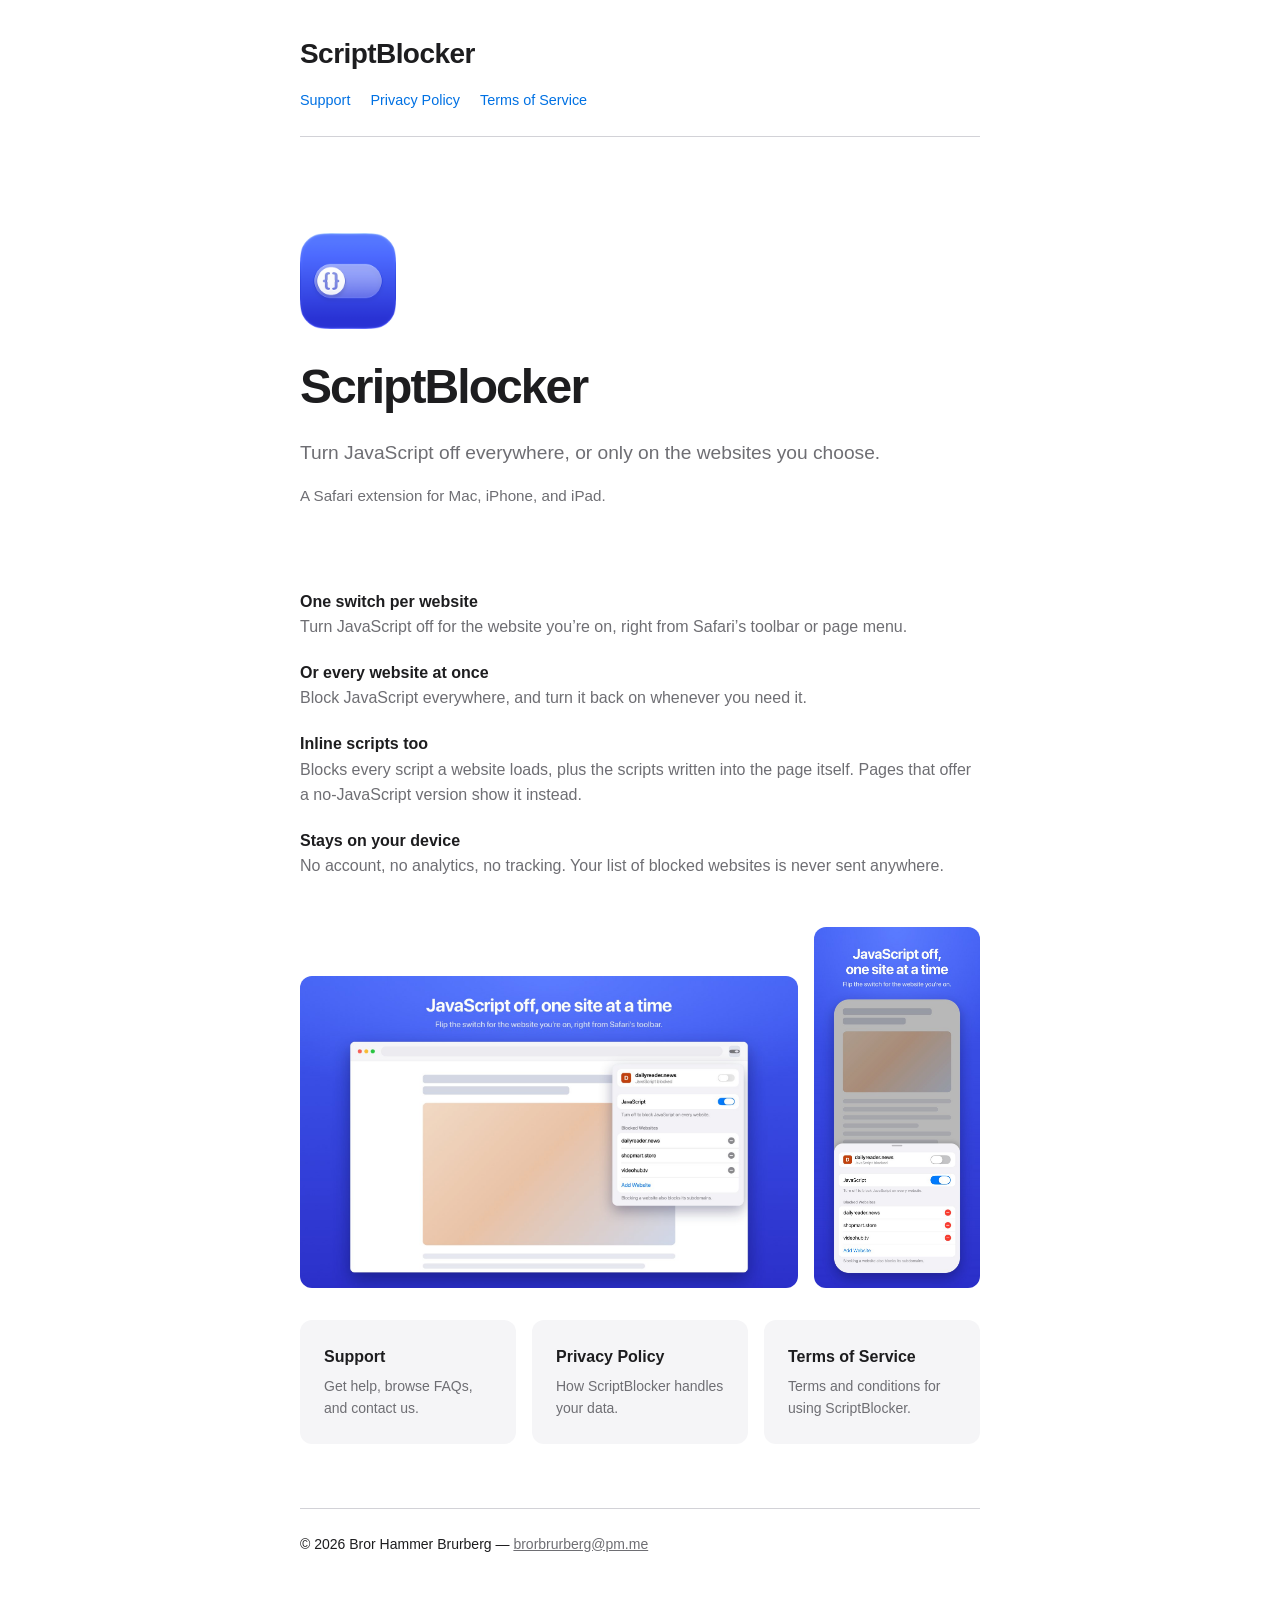
<file: index.html>
<!DOCTYPE html>
<html lang="en">
<head>
  <meta charset="UTF-8" />
  <meta name="viewport" content="width=device-width, initial-scale=1.0" />
  <title>ScriptBlocker — JavaScript Control for Safari</title>
  <meta name="description" content="A Safari extension for Mac, iPhone, and iPad that turns JavaScript off everywhere, or only on the websites you choose." />
  <link rel="icon" type="image/png" href="images/favicon.png" />
  <link rel="apple-touch-icon" href="images/icon.png" />
  <link rel="stylesheet" href="style.css" />
</head>
<body>
  <div class="container">
    <header>
      <a class="app-name" href="index.html">ScriptBlocker</a>
      <nav>
        <a href="support.html">Support</a>
        <a href="privacy-policy.html">Privacy Policy</a>
        <a href="terms-of-service.html">Terms of Service</a>
      </nav>
    </header>

    <section class="hero">
      <img class="app-icon" src="images/icon.png" alt="" width="96" height="96" />
      <h1>ScriptBlocker</h1>
      <p>Turn JavaScript off everywhere, or only on the websites you choose.</p>
      <p class="platforms">A Safari extension for Mac, iPhone, and iPad.</p>
      <!-- Add the App Store link here once the app is live, for example:
      <p><a href="https://apps.apple.com/app/idXXXXXXXXXX">Download on the App Store</a></p> -->
    </section>

    <ul class="features">
      <li>
        <strong>One switch per website</strong>
        <span>Turn JavaScript off for the website you’re on, right from Safari’s toolbar or page menu.</span>
      </li>
      <li>
        <strong>Or every website at once</strong>
        <span>Block JavaScript everywhere, and turn it back on whenever you need it.</span>
      </li>
      <li>
        <strong>Inline scripts too</strong>
        <span>Blocks every script a website loads, plus the scripts written into the page itself. Pages that offer a no-JavaScript version show it instead.</span>
      </li>
      <li>
        <strong>Stays on your device</strong>
        <span>No account, no analytics, no tracking. Your list of blocked websites is never sent anywhere.</span>
      </li>
    </ul>

    <div class="screenshots">
      <img src="images/mac.jpg" alt="ScriptBlocker’s popover in a Mac browser window, with JavaScript turned off for the current website." width="1600" height="1000" loading="lazy" />
      <img class="iphone" src="images/iphone.jpg" alt="ScriptBlocker on iPhone, with JavaScript turned off for the current website." width="660" height="1434" loading="lazy" />
    </div>

    <div class="card-grid">
      <a class="card" href="support.html">
        <div class="card-title">Support</div>
        <div class="card-desc">Get help, browse FAQs, and contact us.</div>
      </a>
      <a class="card" href="privacy-policy.html">
        <div class="card-title">Privacy Policy</div>
        <div class="card-desc">How ScriptBlocker handles your data.</div>
      </a>
      <a class="card" href="terms-of-service.html">
        <div class="card-title">Terms of Service</div>
        <div class="card-desc">Terms and conditions for using ScriptBlocker.</div>
      </a>
    </div>

    <footer>
      <p>&copy; 2026 Bror Hammer Brurberg &mdash; <a href="mailto:brorbrurberg@pm.me">brorbrurberg@pm.me</a></p>
    </footer>
  </div>
</body>
</html>
</file>
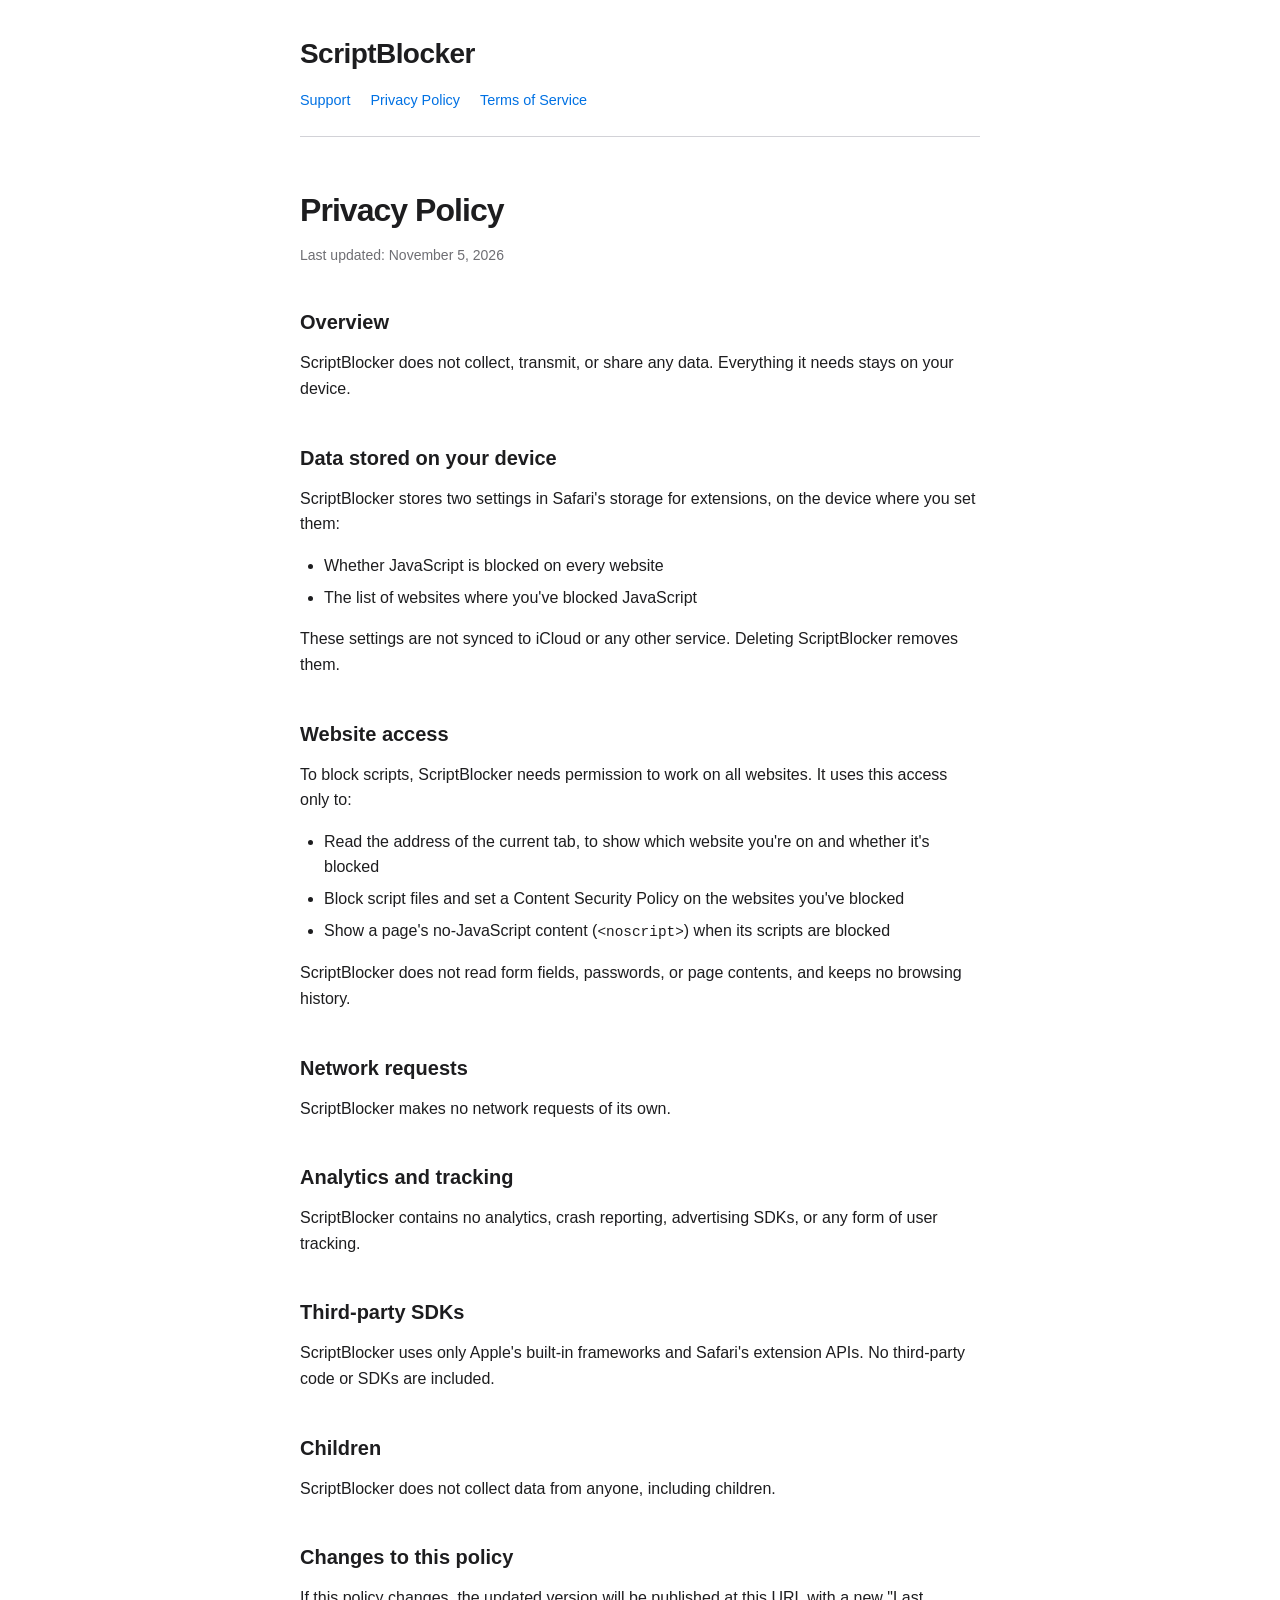
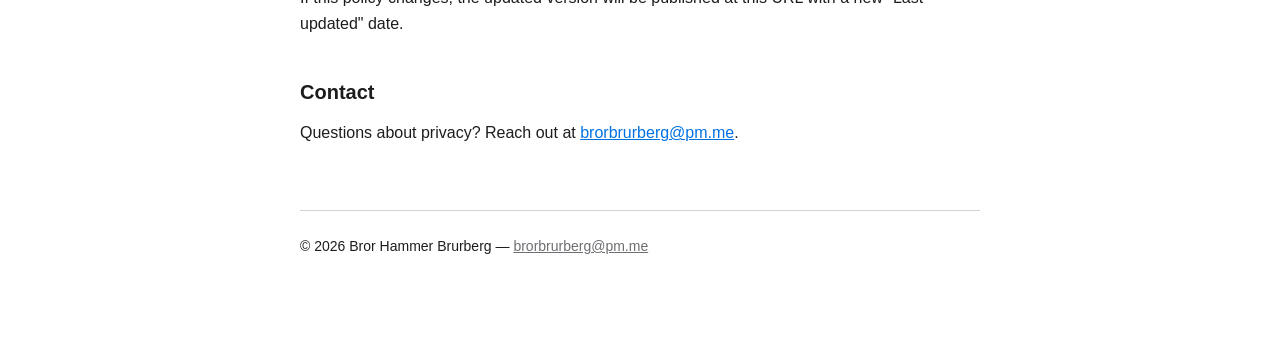
<file: privacy-policy.html>
<!DOCTYPE html>
<html lang="en">
<head>
  <meta charset="UTF-8" />
  <meta name="viewport" content="width=device-width, initial-scale=1.0" />
  <title>Privacy Policy — ScriptBlocker</title>
  <link rel="icon" type="image/png" href="images/favicon.png" />
  <link rel="stylesheet" href="style.css" />
</head>
<body>
  <div class="container">
    <header>
      <a class="app-name" href="index.html">ScriptBlocker</a>
      <nav>
        <a href="support.html">Support</a>
        <a href="privacy-policy.html">Privacy Policy</a>
        <a href="terms-of-service.html">Terms of Service</a>
      </nav>
    </header>

    <h1>Privacy Policy</h1>
    <p class="meta">Last updated: November 5, 2026</p>

    <h2>Overview</h2>
    <p>ScriptBlocker does not collect, transmit, or share any data. Everything it needs stays on your device.</p>

    <h2>Data stored on your device</h2>
    <p>ScriptBlocker stores two settings in Safari's storage for extensions, on the device where you set them:</p>
    <ul>
      <li>Whether JavaScript is blocked on every website</li>
      <li>The list of websites where you've blocked JavaScript</li>
    </ul>
    <p>These settings are not synced to iCloud or any other service. Deleting ScriptBlocker removes them.</p>

    <h2>Website access</h2>
    <p>To block scripts, ScriptBlocker needs permission to work on all websites. It uses this access only to:</p>
    <ul>
      <li>Read the address of the current tab, to show which website you're on and whether it's blocked</li>
      <li>Block script files and set a Content Security Policy on the websites you've blocked</li>
      <li>Show a page's no-JavaScript content (<code>&lt;noscript&gt;</code>) when its scripts are blocked</li>
    </ul>
    <p>ScriptBlocker does not read form fields, passwords, or page contents, and keeps no browsing history.</p>

    <h2>Network requests</h2>
    <p>ScriptBlocker makes no network requests of its own.</p>

    <h2>Analytics and tracking</h2>
    <p>ScriptBlocker contains no analytics, crash reporting, advertising SDKs, or any form of user tracking.</p>

    <h2>Third-party SDKs</h2>
    <p>ScriptBlocker uses only Apple's built-in frameworks and Safari's extension APIs. No third-party code or SDKs are included.</p>

    <h2>Children</h2>
    <p>ScriptBlocker does not collect data from anyone, including children.</p>

    <h2>Changes to this policy</h2>
    <p>If this policy changes, the updated version will be published at this URL with a new "Last updated" date.</p>

    <h2>Contact</h2>
    <p>Questions about privacy? Reach out at <a href="mailto:brorbrurberg@pm.me">brorbrurberg@pm.me</a>.</p>

    <footer>
      <p>&copy; 2026 Bror Hammer Brurberg &mdash; <a href="mailto:brorbrurberg@pm.me">brorbrurberg@pm.me</a></p>
    </footer>
  </div>
</body>
</html>
</file>
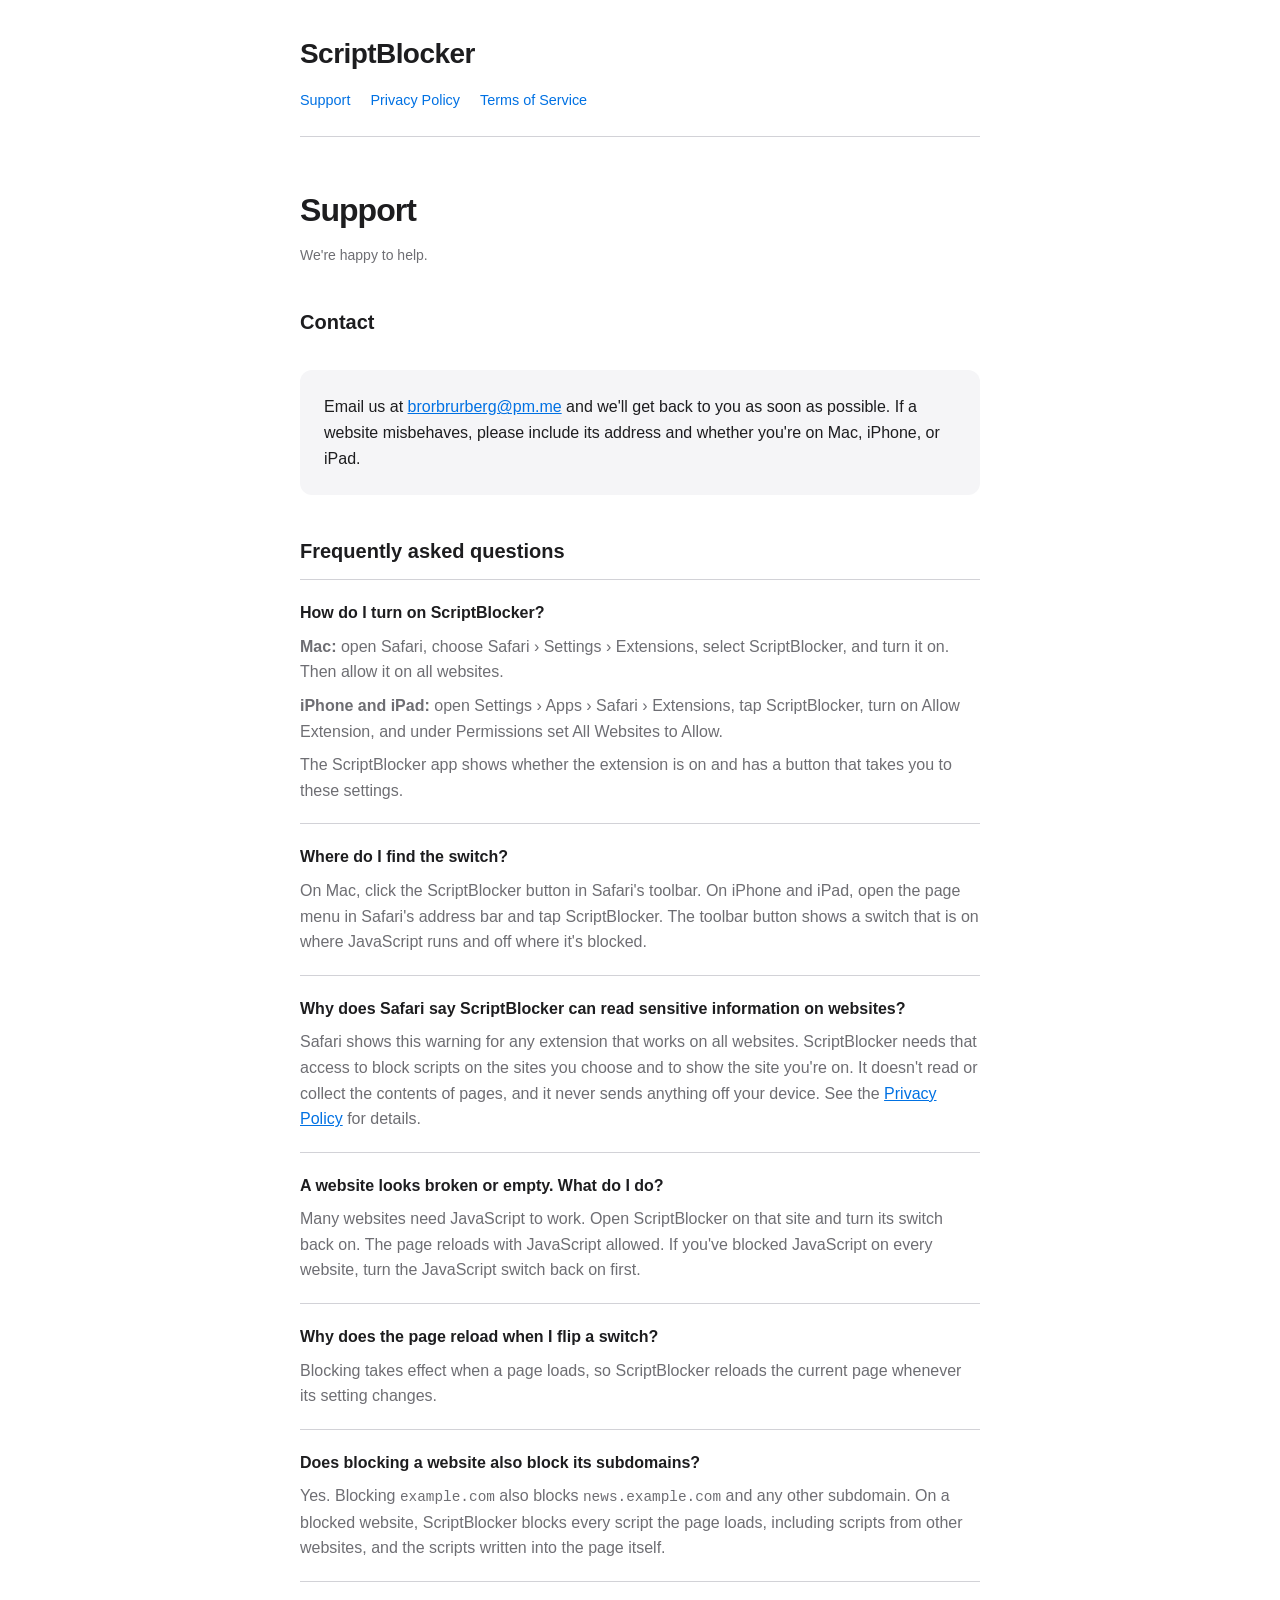
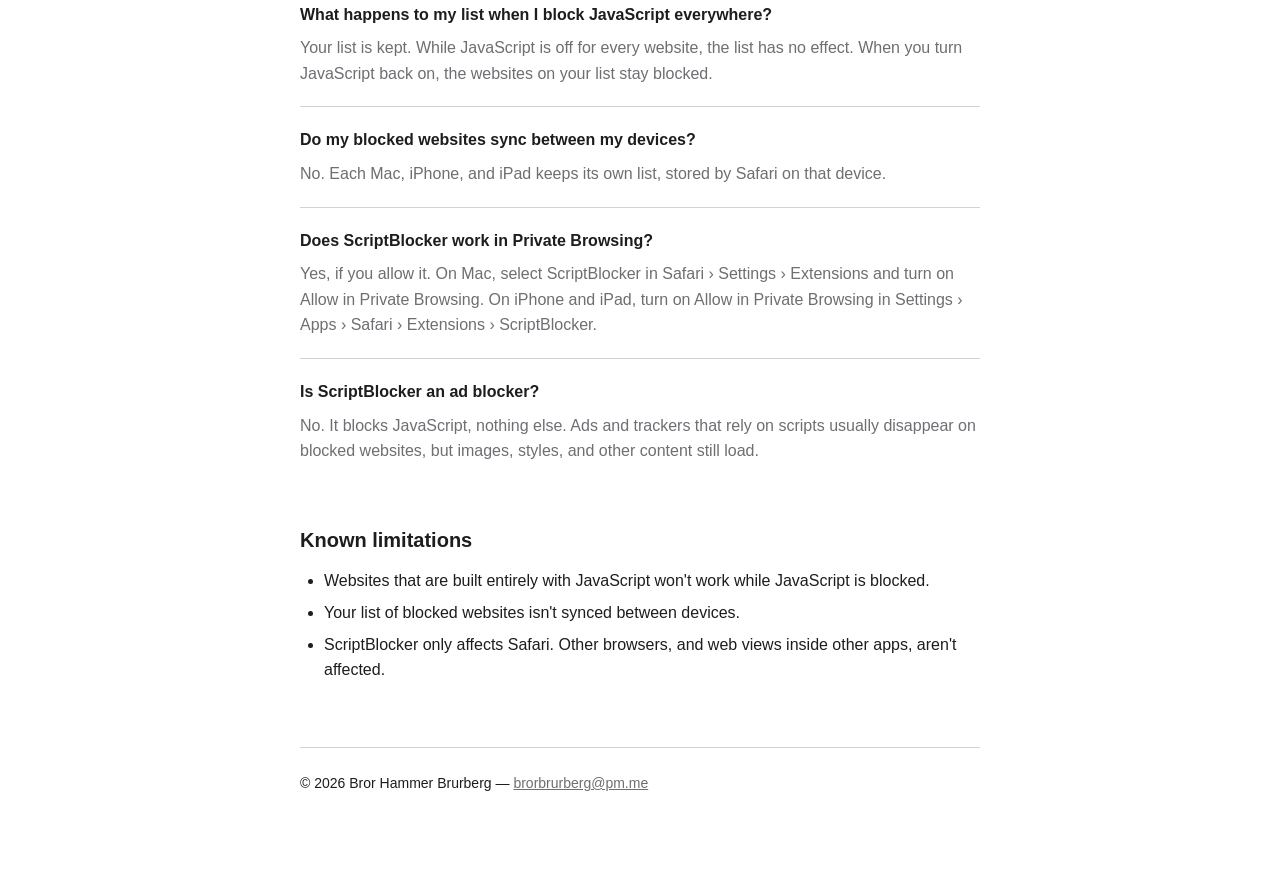
<file: support.html>
<!DOCTYPE html>
<html lang="en">
<head>
  <meta charset="UTF-8" />
  <meta name="viewport" content="width=device-width, initial-scale=1.0" />
  <title>Support — ScriptBlocker</title>
  <link rel="icon" type="image/png" href="images/favicon.png" />
  <link rel="stylesheet" href="style.css" />
</head>
<body>
  <div class="container">
    <header>
      <a class="app-name" href="index.html">ScriptBlocker</a>
      <nav>
        <a href="support.html">Support</a>
        <a href="privacy-policy.html">Privacy Policy</a>
        <a href="terms-of-service.html">Terms of Service</a>
      </nav>
    </header>

    <h1>Support</h1>
    <p class="meta">We're happy to help.</p>

    <h2>Contact</h2>
    <div class="contact-box">
      <p>Email us at <a href="mailto:brorbrurberg@pm.me">brorbrurberg@pm.me</a> and we'll get back to you as soon as possible. If a website misbehaves, please include its address and whether you're on Mac, iPhone, or iPad.</p>
    </div>

    <h2>Frequently asked questions</h2>

    <div class="faq-item">
      <div class="faq-q">How do I turn on ScriptBlocker?</div>
      <div class="faq-a">
        <p><strong>Mac:</strong> open Safari, choose Safari › Settings › Extensions, select ScriptBlocker, and turn it on. Then allow it on all websites.</p>
        <p><strong>iPhone and iPad:</strong> open Settings › Apps › Safari › Extensions, tap ScriptBlocker, turn on Allow Extension, and under Permissions set All Websites to Allow.</p>
        <p>The ScriptBlocker app shows whether the extension is on and has a button that takes you to these settings.</p>
      </div>
    </div>

    <div class="faq-item">
      <div class="faq-q">Where do I find the switch?</div>
      <div class="faq-a">On Mac, click the ScriptBlocker button in Safari's toolbar. On iPhone and iPad, open the page menu in Safari's address bar and tap ScriptBlocker. The toolbar button shows a switch that is on where JavaScript runs and off where it's blocked.</div>
    </div>

    <div class="faq-item">
      <div class="faq-q">Why does Safari say ScriptBlocker can read sensitive information on websites?</div>
      <div class="faq-a">Safari shows this warning for any extension that works on all websites. ScriptBlocker needs that access to block scripts on the sites you choose and to show the site you're on. It doesn't read or collect the contents of pages, and it never sends anything off your device. See the <a href="privacy-policy.html">Privacy Policy</a> for details.</div>
    </div>

    <div class="faq-item">
      <div class="faq-q">A website looks broken or empty. What do I do?</div>
      <div class="faq-a">Many websites need JavaScript to work. Open ScriptBlocker on that site and turn its switch back on. The page reloads with JavaScript allowed. If you've blocked JavaScript on every website, turn the JavaScript switch back on first.</div>
    </div>

    <div class="faq-item">
      <div class="faq-q">Why does the page reload when I flip a switch?</div>
      <div class="faq-a">Blocking takes effect when a page loads, so ScriptBlocker reloads the current page whenever its setting changes.</div>
    </div>

    <div class="faq-item">
      <div class="faq-q">Does blocking a website also block its subdomains?</div>
      <div class="faq-a">Yes. Blocking <code>example.com</code> also blocks <code>news.example.com</code> and any other subdomain. On a blocked website, ScriptBlocker blocks every script the page loads, including scripts from other websites, and the scripts written into the page itself.</div>
    </div>

    <div class="faq-item">
      <div class="faq-q">What happens to my list when I block JavaScript everywhere?</div>
      <div class="faq-a">Your list is kept. While JavaScript is off for every website, the list has no effect. When you turn JavaScript back on, the websites on your list stay blocked.</div>
    </div>

    <div class="faq-item">
      <div class="faq-q">Do my blocked websites sync between my devices?</div>
      <div class="faq-a">No. Each Mac, iPhone, and iPad keeps its own list, stored by Safari on that device.</div>
    </div>

    <div class="faq-item">
      <div class="faq-q">Does ScriptBlocker work in Private Browsing?</div>
      <div class="faq-a">Yes, if you allow it. On Mac, select ScriptBlocker in Safari › Settings › Extensions and turn on Allow in Private Browsing. On iPhone and iPad, turn on Allow in Private Browsing in Settings › Apps › Safari › Extensions › ScriptBlocker.</div>
    </div>

    <div class="faq-item">
      <div class="faq-q">Is ScriptBlocker an ad blocker?</div>
      <div class="faq-a">No. It blocks JavaScript, nothing else. Ads and trackers that rely on scripts usually disappear on blocked websites, but images, styles, and other content still load.</div>
    </div>

    <h2>Known limitations</h2>
    <ul>
      <li>Websites that are built entirely with JavaScript won't work while JavaScript is blocked.</li>
      <li>Your list of blocked websites isn't synced between devices.</li>
      <li>ScriptBlocker only affects Safari. Other browsers, and web views inside other apps, aren't affected.</li>
    </ul>

    <footer>
      <p>&copy; 2026 Bror Hammer Brurberg &mdash; <a href="mailto:brorbrurberg@pm.me">brorbrurberg@pm.me</a></p>
    </footer>
  </div>
</body>
</html>
</file>
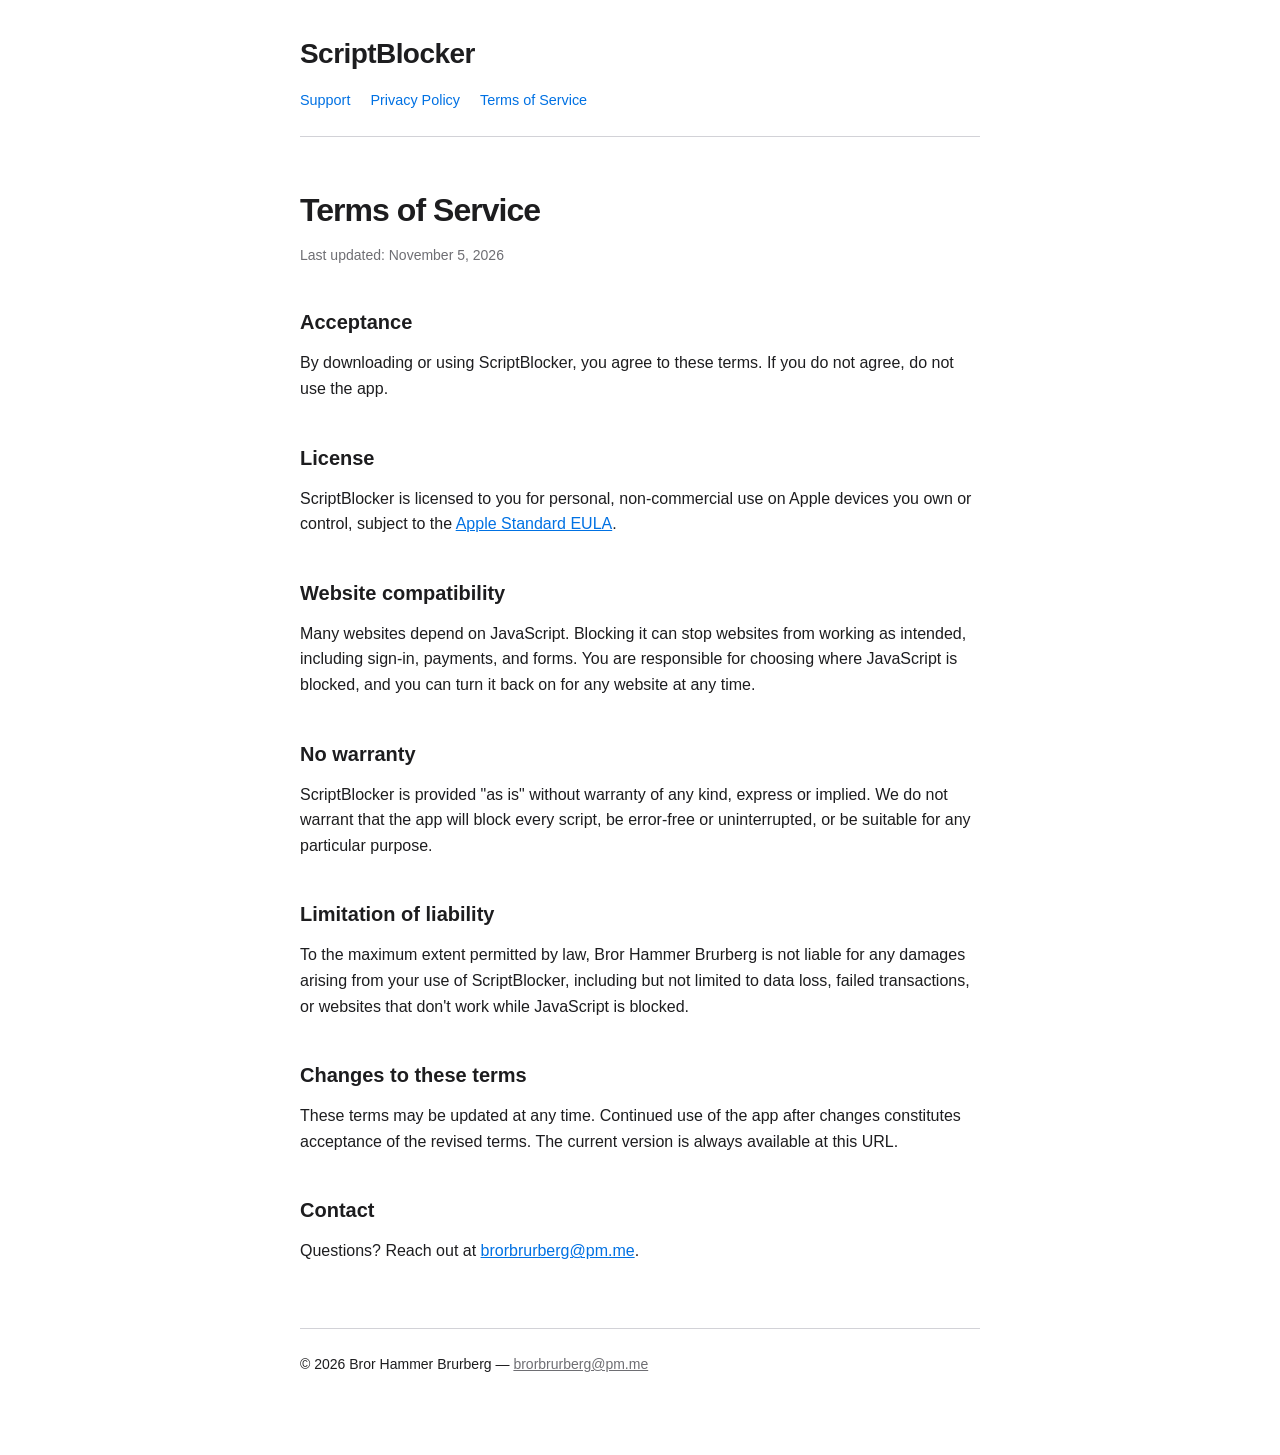
<file: terms-of-service.html>
<!DOCTYPE html>
<html lang="en">
<head>
  <meta charset="UTF-8" />
  <meta name="viewport" content="width=device-width, initial-scale=1.0" />
  <title>Terms of Service — ScriptBlocker</title>
  <link rel="icon" type="image/png" href="images/favicon.png" />
  <link rel="stylesheet" href="style.css" />
</head>
<body>
  <div class="container">
    <header>
      <a class="app-name" href="index.html">ScriptBlocker</a>
      <nav>
        <a href="support.html">Support</a>
        <a href="privacy-policy.html">Privacy Policy</a>
        <a href="terms-of-service.html">Terms of Service</a>
      </nav>
    </header>

    <h1>Terms of Service</h1>
    <p class="meta">Last updated: November 5, 2026</p>

    <h2>Acceptance</h2>
    <p>By downloading or using ScriptBlocker, you agree to these terms. If you do not agree, do not use the app.</p>

    <h2>License</h2>
    <p>ScriptBlocker is licensed to you for personal, non-commercial use on Apple devices you own or control, subject to the <a href="https://www.apple.com/legal/internet-services/itunes/dev/stdeula/" target="_blank" rel="noopener">Apple Standard EULA</a>.</p>

    <h2>Website compatibility</h2>
    <p>Many websites depend on JavaScript. Blocking it can stop websites from working as intended, including sign-in, payments, and forms. You are responsible for choosing where JavaScript is blocked, and you can turn it back on for any website at any time.</p>

    <h2>No warranty</h2>
    <p>ScriptBlocker is provided "as is" without warranty of any kind, express or implied. We do not warrant that the app will block every script, be error-free or uninterrupted, or be suitable for any particular purpose.</p>

    <h2>Limitation of liability</h2>
    <p>To the maximum extent permitted by law, Bror Hammer Brurberg is not liable for any damages arising from your use of ScriptBlocker, including but not limited to data loss, failed transactions, or websites that don't work while JavaScript is blocked.</p>

    <h2>Changes to these terms</h2>
    <p>These terms may be updated at any time. Continued use of the app after changes constitutes acceptance of the revised terms. The current version is always available at this URL.</p>

    <h2>Contact</h2>
    <p>Questions? Reach out at <a href="mailto:brorbrurberg@pm.me">brorbrurberg@pm.me</a>.</p>

    <footer>
      <p>&copy; 2026 Bror Hammer Brurberg &mdash; <a href="mailto:brorbrurberg@pm.me">brorbrurberg@pm.me</a></p>
    </footer>
  </div>
</body>
</html>
</file>
<file: style.css>
*, *::before, *::after { box-sizing: border-box; margin: 0; padding: 0; }

:root {
  --bg: #ffffff;
  --bg-secondary: #f5f5f7;
  --text: #1d1d1f;
  --text-secondary: #6e6e73;
  --accent: #0071e3;
  --border: #d2d2d7;
  --max-width: 680px;
}

@media (prefers-color-scheme: dark) {
  :root {
    --bg: #000000;
    --bg-secondary: #1c1c1e;
    --text: #f5f5f7;
    --text-secondary: #98989d;
    --accent: #2997ff;
    --border: #3a3a3c;
  }
}

html { font-size: 16px; }

body {
  font-family: -apple-system, BlinkMacSystemFont, "SF Pro Text", "Helvetica Neue", Arial, sans-serif;
  background: var(--bg);
  color: var(--text);
  line-height: 1.6;
  padding: 2rem 1.25rem 4rem;
}

.container {
  max-width: var(--max-width);
  margin: 0 auto;
}

header {
  margin-bottom: 3rem;
  padding-bottom: 1.5rem;
  border-bottom: 1px solid var(--border);
}

header .app-name {
  font-size: 1.75rem;
  font-weight: 700;
  letter-spacing: -0.02em;
  color: var(--text);
  text-decoration: none;
}

header nav {
  margin-top: 0.75rem;
  display: flex;
  gap: 1.25rem;
  flex-wrap: wrap;
}

header nav a {
  color: var(--accent);
  text-decoration: none;
  font-size: 0.9rem;
}

header nav a:hover { text-decoration: underline; }

h1 {
  font-size: 2rem;
  font-weight: 700;
  letter-spacing: -0.03em;
  margin-bottom: 0.5rem;
}

h2 {
  font-size: 1.25rem;
  font-weight: 600;
  margin-top: 2.5rem;
  margin-bottom: 0.75rem;
}

p { margin-bottom: 1rem; color: var(--text); }

p + p { margin-top: 0; }

ul, ol {
  margin: 0.75rem 0 1rem 1.5rem;
}

li { margin-bottom: 0.4rem; }

a { color: var(--accent); }

.meta {
  color: var(--text-secondary);
  font-size: 0.875rem;
  margin-bottom: 2.5rem;
}

.card-grid {
  display: grid;
  grid-template-columns: repeat(auto-fit, minmax(200px, 1fr));
  gap: 1rem;
  margin-top: 2rem;
}

.card {
  background: var(--bg-secondary);
  border-radius: 12px;
  padding: 1.5rem;
  text-decoration: none;
  color: var(--text);
  display: block;
  transition: opacity 0.15s;
}

.card:hover { opacity: 0.8; }

.card .card-title {
  font-size: 1rem;
  font-weight: 600;
  margin-bottom: 0.35rem;
}

.card .card-desc {
  font-size: 0.875rem;
  color: var(--text-secondary);
}

.hero {
  padding: 3rem 0 2rem;
}

.hero h1 {
  font-size: 3rem;
  font-weight: 800;
  letter-spacing: -0.04em;
}

.hero p {
  font-size: 1.2rem;
  color: var(--text-secondary);
  margin-top: 0.75rem;
}

footer {
  margin-top: 4rem;
  padding-top: 1.5rem;
  border-top: 1px solid var(--border);
  font-size: 0.875rem;
  color: var(--text-secondary);
}

footer a { color: var(--text-secondary); }

.faq-item {
  border-top: 1px solid var(--border);
  padding: 1.25rem 0;
}

.faq-item:last-child { border-bottom: 1px solid var(--border); }

.faq-q {
  font-weight: 600;
  margin-bottom: 0.5rem;
}

.faq-a { color: var(--text-secondary); }

.contact-box {
  background: var(--bg-secondary);
  border-radius: 12px;
  padding: 1.5rem;
  margin-top: 2rem;
}

.contact-box p { margin: 0; }

@media (max-width: 480px) {
  .hero h1 { font-size: 2.25rem; }
  h1 { font-size: 1.6rem; }
}

/* ScriptBlocker additions */

.hero .app-icon {
  width: 96px;
  height: 96px;
  margin-bottom: 1.25rem;
  display: block;
}

.hero .platforms {
  font-size: 0.95rem;
  color: var(--text-secondary);
  margin-top: 1rem;
}

.features {
  list-style: none;
  margin: 2rem 0 0;
  display: grid;
  gap: 1.25rem;
}

.features li { margin: 0; }

.features strong {
  display: block;
  font-weight: 600;
}

.features span { color: var(--text-secondary); }

.screenshots {
  display: grid;
  grid-template-columns: 3fr 1fr;
  gap: 1rem;
  align-items: end;
  margin-top: 3rem;
}

.screenshots img {
  width: 100%;
  height: auto;
  border-radius: 12px;
  display: block;
}

@media (max-width: 480px) {
  .screenshots { grid-template-columns: 1fr; }
  .screenshots .iphone { max-width: 60%; margin: 0 auto; }
}

code {
  font-family: ui-monospace, "SF Mono", Menlo, monospace;
  font-size: 0.9em;
}

.faq-a p { color: inherit; margin-bottom: 0.5rem; }
.faq-a p:last-child { margin-bottom: 0; }
</file>
